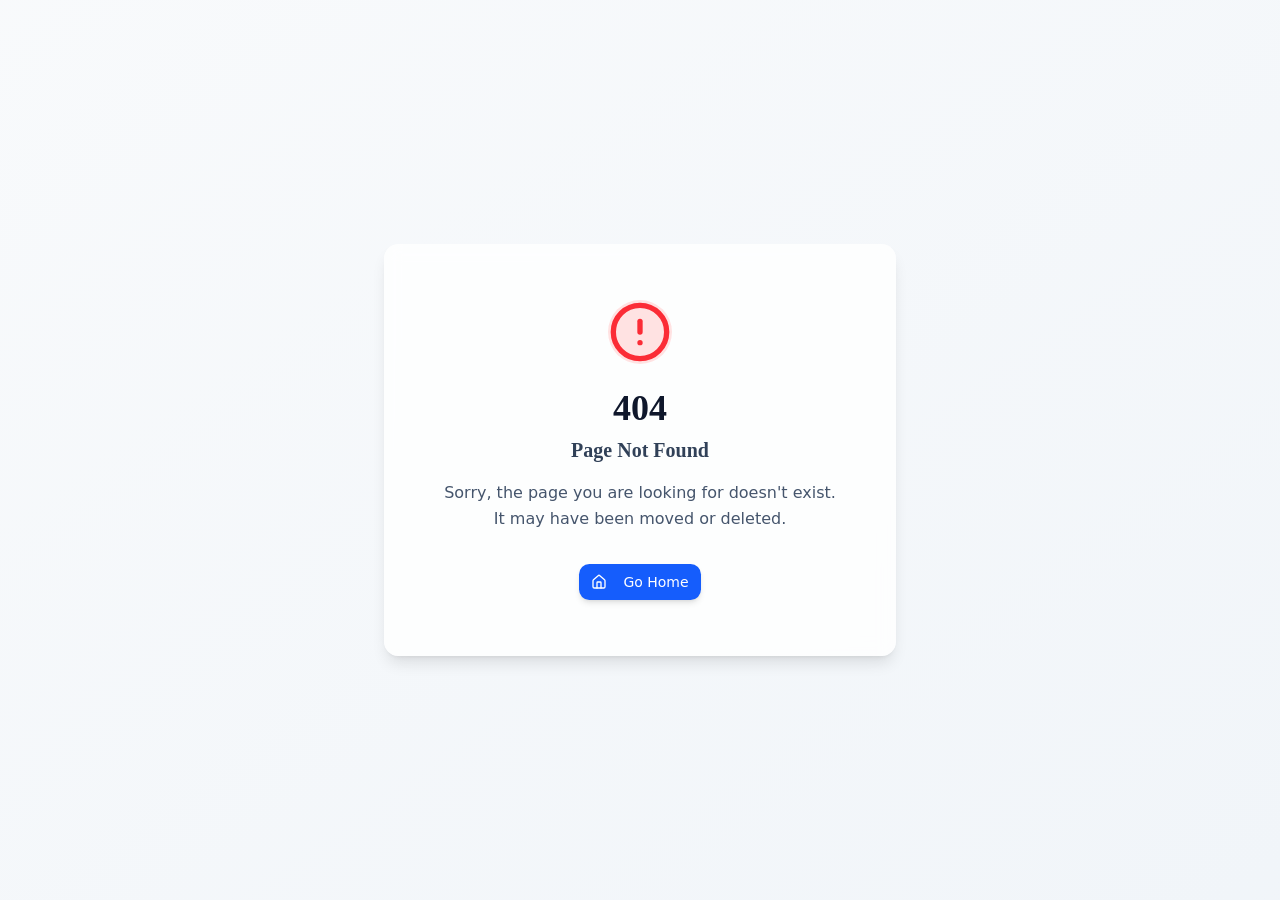
<file: index.html>
<!doctype html>
<html lang="en">
  <head>
    <meta charset="UTF-8" />
    <meta name="viewport" content="width=device-width, initial-scale=1.0" />
    <title>Saira's Kitchen Corner</title>
    <script type="module" crossorigin src="/assets/index-D9JOW-p8.js"></script>
    <link rel="stylesheet" crossorigin href="/assets/index-BtkhrQJs.css">
    <style>
      /* Hide Today's Special references */
      a[href*="special"], button:contains("Special"), div:contains("Special") { display: none !important; }
      /* Force Why Choose grid to 5 columns so Gluten Free card fits on same row */
      @media (min-width: 1024px) {
        .grid.grid-cols-1.sm\:grid-cols-2.lg\:grid-cols-4 {
          grid-template-columns: repeat(5, minmax(0, 1fr)) !important;
        }
        .grid.grid-cols-1.sm\:grid-cols-2.lg\:grid-cols-4 [data-slot="card"],
        .grid.grid-cols-1.sm\:grid-cols-2.lg\:grid-cols-4 #skc-gluten-free-card {
          font-size: 0.85rem;
        }
        .grid.grid-cols-1.sm\:grid-cols-2.lg\:grid-cols-4 [data-slot="card"] h3,
        .grid.grid-cols-1.sm\:grid-cols-2.lg\:grid-cols-4 #skc-gluten-free-card h3 {
          font-size: 0.95rem;
        }
        .grid.grid-cols-1.sm\:grid-cols-2.lg\:grid-cols-4 [data-slot="card-content"],
        .grid.grid-cols-1.sm\:grid-cols-2.lg\:grid-cols-4 #skc-gluten-free-card [data-slot="card-content"] {
          padding: 0.75rem !important;
        }
      }
    </style>
  </head>
  <body>
    <div id="root"></div>
    <script>
      // Aggressive Menu button redirect using continuous monitoring
      let menuInterceptor = setInterval(() => {
        try {
          // Find all elements with "Menu" text
          const allElements = document.querySelectorAll('*');
          allElements.forEach(el => {
            // Check if this element contains "Menu" text and is clickable
            if ((el.tagName === 'A' || el.tagName === 'BUTTON') && 
                el.textContent.trim() === 'Menu' && 
                el.offsetParent !== null) { // visible element
              
              // Replace with link
              if (el.tagName === 'BUTTON') {
                const newLink = document.createElement('a');
                newLink.href = '/weekly-menu.html';
                newLink.textContent = el.textContent;
                newLink.className = el.className;
                newLink.style.cssText = el.style.cssText;
                el.parentNode.replaceChild(newLink, el);
              } else if (el.tagName === 'A') {
                // Ensure href is set correctly
                el.href = '/weekly-menu.html';
                el.onclick = null;
              }
            }
          });
        } catch (e) {
          // Silently fail
        }
      }, 100);

      // Also intercept any navigation attempts to /menu
      const originalPushState = history.pushState;
      const originalReplaceState = history.replaceState;
      
      history.pushState = function(state, title, url) {
        if (url && url.includes('/menu')) {
          window.location.href = '/weekly-menu.html';
          return;
        }
        return originalPushState.apply(history, arguments);
      };
      
      history.replaceState = function(state, title, url) {
        if (url && url.includes('/menu')) {
          window.location.href = '/weekly-menu.html';
          return;
        }
        return originalReplaceState.apply(history, arguments);
      };

      // Intercept all link clicks
      document.addEventListener('click', (e) => {
        if ((e.target.tagName === 'A' || e.target.tagName === 'BUTTON') &&
            e.target.textContent.trim() === 'Menu') {
          e.preventDefault();
          e.stopPropagation();
          e.stopImmediatePropagation();
          window.location.href = '/weekly-menu.html';
          return false;
        }
      }, true);

      // Stop the interceptor after 10 seconds to avoid performance issues
      setTimeout(() => {
        clearInterval(menuInterceptor);
      }, 10000);

      // Inject disclaimers below "Why Choose Us" section on homepage only
      function injectDisclaimers() {
        if (window.location.pathname !== '/' && window.location.pathname !== '') return;
        if (document.getElementById('skc-disclaimer-block')) return;
        var headings = document.querySelectorAll('h2, h3');
        var whyChooseSection = null;
        for (var i = 0; i < headings.length; i++) {
          var h = headings[i];
          if (h.textContent.indexOf('Why Choose Saira') !== -1) {
            var el = h;
            while (el && el.tagName !== 'SECTION' && el.tagName !== 'BODY') {
              el = el.parentElement;
            }
            if (el && el.tagName === 'SECTION') whyChooseSection = el;
            break;
          }
        }
        if (!whyChooseSection) return;
        var block = document.createElement('section');
        block.id = 'skc-disclaimer-block';
        block.style.cssText = 'padding:1.5rem 1rem;background:#fffbeb;';
        block.innerHTML = '<div style="max-width:48rem;margin:0 auto;display:flex;flex-direction:column;gap:0.75rem;"><div style="border-radius:0.75rem;border:1px solid #fde68a;background:#ffffff;padding:1rem 1.5rem;font-size:0.875rem;line-height:1.6;color:#78350f;"><strong>&#9888;&#65039; Home Kitchen Notice: </strong>This food was prepared in a home kitchen not subject to licensure or inspection and it may contain common food allergens. This food is not meant to be used for resale or purposes other than direct consumer consumption.</div><div style="border-radius:0.75rem;border:1px solid #fde68a;background:#ffffff;padding:1rem 1.5rem;font-size:0.875rem;line-height:1.6;color:#78350f;"><strong>&#9888;&#65039; Allergen Notice: </strong>Our meals may contain nuts, dairy (milk, yogurt), gluten, eggs, and other common allergens. Please inform us of any food allergies at the time of placing your order. Saira&#39;s Kitchen Corner is not responsible for any allergic reactions if not informed of allergies prior to placing the order.</div></div>';
        whyChooseSection.insertAdjacentElement('afterend', block);
      }
      var disclaimerInterval = setInterval(function() {
        injectDisclaimers();
        if (document.getElementById('skc-disclaimer-block')) clearInterval(disclaimerInterval);
      }, 300);
      window.addEventListener('popstate', function() { setTimeout(injectDisclaimers, 500); });
      setTimeout(function() { clearInterval(disclaimerInterval); }, 15000);

      // Inject Gluten Free card next to Zabiha Halal card in Why Choose grid
      function injectGlutenFreeCard() {
        if (window.location.pathname !== '/' && window.location.pathname !== '') return;
        if (document.getElementById('skc-gluten-free-card')) return;
        // Find the Zabiha Halal card by its heading text — walk up to the full card wrapper (bg-card)
        var h3s = document.querySelectorAll('h3');
        var zabihaCard = null;
        for (var i = 0; i < h3s.length; i++) {
          if (h3s[i].textContent.indexOf('Zabiha Halal') !== -1) {
            // The card wrapper has class bg-card
            var el = h3s[i].closest('[data-slot="card"]') || h3s[i].closest('.bg-card');
            if (!el) {
              // Fallback: walk up until we find a div that is a direct child of the grid
              el = h3s[i];
              while (el && el.parentElement && !el.parentElement.className.includes('grid')) {
                el = el.parentElement;
              }
            }
            zabihaCard = el;
            break;
          }
        }
        if (!zabihaCard) return;
        // Build a new card that exactly matches the Zabiha Halal card structure
        var glutenCard = document.createElement('div');
        glutenCard.id = 'skc-gluten-free-card';
        // Copy all classes from the Zabiha Halal card wrapper
        glutenCard.className = zabihaCard.className;
        // Build inner content matching the card's internal structure
        glutenCard.innerHTML = '<div data-slot="card-content" class="' + (zabihaCard.querySelector('[data-slot="card-content"]') ? zabihaCard.querySelector('[data-slot="card-content"]').className : 'pt-6 p-6') + '"><div class="flex flex-col items-center gap-3"><div class="w-12 h-12 rounded-full flex items-center justify-center text-2xl" style="background:rgba(255,255,255,0.15);">&#127823;</div><h3 class="font-serif text-lg font-semibold">Gluten Free Options</h3><p class="text-sm text-muted-foreground">Gluten free options are available for select dishes. Please contact us for details.</p></div></div>';
        zabihaCard.insertAdjacentElement('afterend', glutenCard);
      }
      var glutenInterval = setInterval(function() {
        injectGlutenFreeCard();
        if (document.getElementById('skc-gluten-free-card')) clearInterval(glutenInterval);
      }, 300);
      setTimeout(function() { clearInterval(glutenInterval); }, 15000);
    </script>
  </body>
</html>
</file>
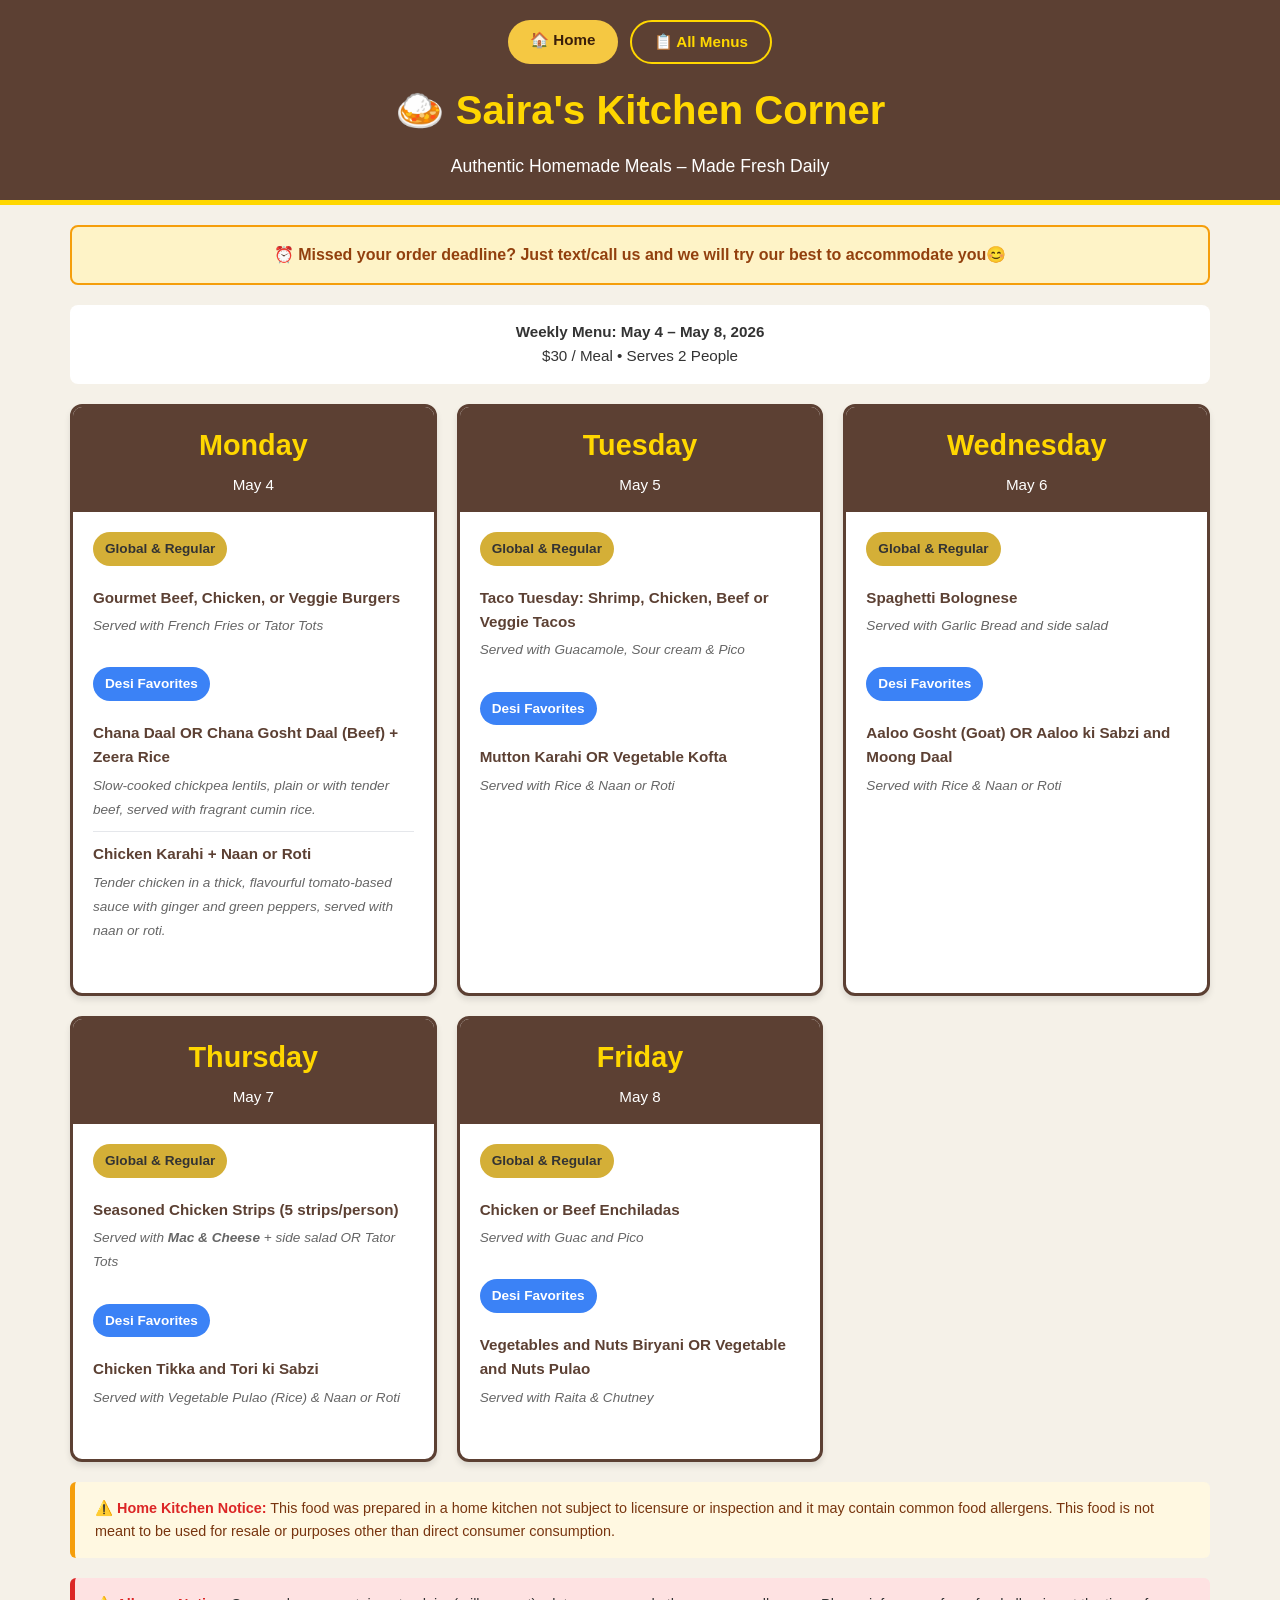
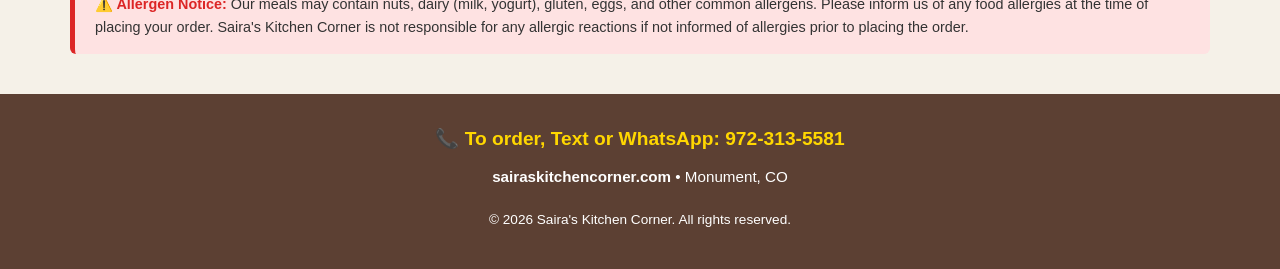
<file: menu/index.html>
<!DOCTYPE html>
<html lang="en">
<head>
    <meta charset="UTF-8">
    <meta name="viewport" content="width=device-width, initial-scale=1.0">
    <title>Redirecting to Weekly Menu...</title>
    <script>
        // Redirect to weekly-menu.html
        window.location.href = '/weekly-menu.html';
    </script>
</head>
<body>
    <p>Redirecting to the weekly menu...</p>
</body>
</html>
</file>
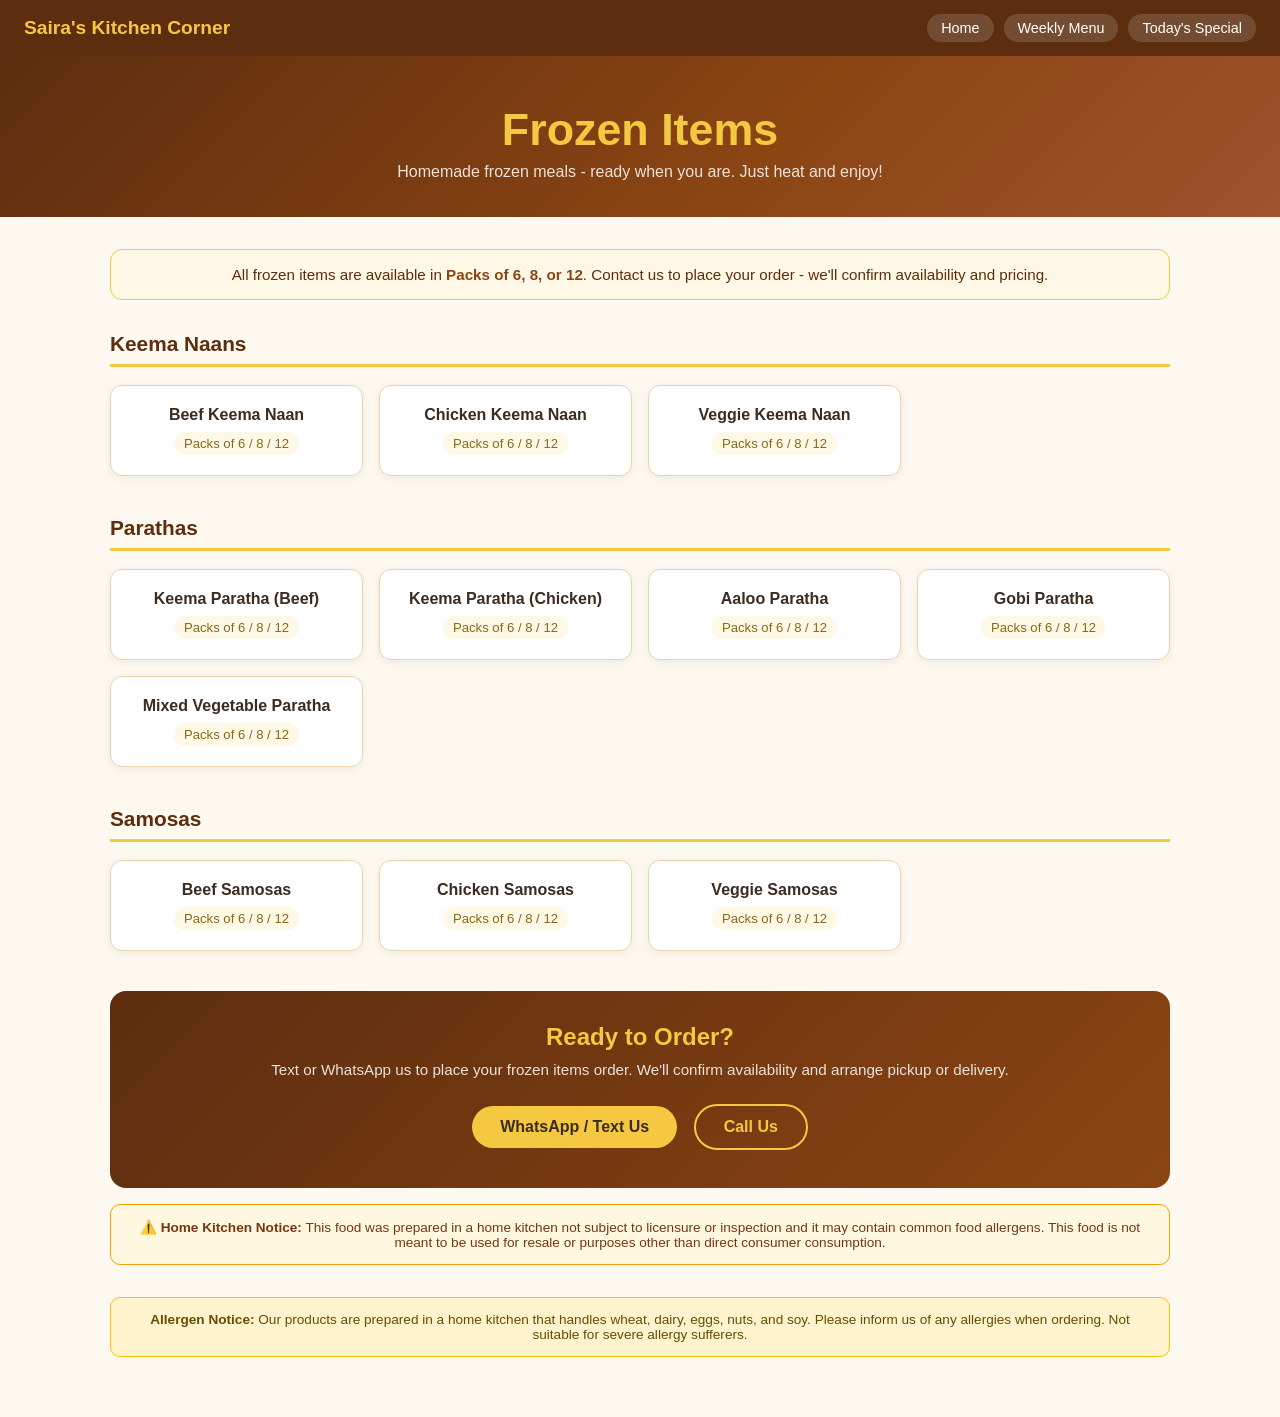
<file: frozen-items.html>
<!DOCTYPE html>
<html lang="en">
<head>
    <meta charset="UTF-8" />
    <meta name="viewport" content="width=device-width, initial-scale=1.0" />
    <title>Frozen Items - Saira's Kitchen Corner</title>
    <style>
        * { box-sizing: border-box; margin: 0; padding: 0; }
        body { font-family: 'Segoe UI', sans-serif; background: #fdf8f0; color: #3d2b1f; min-height: 100vh; }
        .nav { background: #5c2d0e; padding: 14px 24px; display: flex; align-items: center; justify-content: space-between; flex-wrap: wrap; gap: 10px; }
        .nav-brand { color: #f5c842; font-size: 1.2rem; font-weight: 700; text-decoration: none; }
        .nav-links { display: flex; gap: 10px; flex-wrap: wrap; }
        .nav-links a { color: #fff; text-decoration: none; font-size: 0.9rem; background: rgba(255,255,255,0.15); padding: 6px 14px; border-radius: 20px; }
        .nav-links a:hover { background: rgba(255,255,255,0.3); }
        .header { background: linear-gradient(135deg, #5c2d0e 0%, #8b4513 60%, #a0522d 100%); color: #fff; text-align: center; padding: 48px 24px 36px; }
        .header h1 { font-size: clamp(1.8rem, 5vw, 2.8rem); color: #f5c842; font-weight: 800; margin-bottom: 8px; }
        .header p { font-size: 1rem; color: rgba(255,255,255,0.85); max-width: 500px; margin: 0 auto; }
        .container { max-width: 1100px; margin: 0 auto; padding: 32px 20px 60px; }
        .info-banner { background: #fff8e7; border: 1px solid #f5c842; border-radius: 12px; padding: 16px 20px; margin-bottom: 32px; font-size: 0.95rem; color: #5c2d0e; text-align: center; }
        .info-banner strong { color: #8b4513; }
        .category { margin-bottom: 40px; }
        .category-title { font-size: 1.3rem; font-weight: 700; color: #5c2d0e; border-bottom: 3px solid #f5c842; padding-bottom: 8px; margin-bottom: 18px; }
        .items-grid { display: grid; grid-template-columns: repeat(auto-fill, minmax(220px, 1fr)); gap: 16px; }
        .item-card { background: #fff; border-radius: 12px; border: 1px solid #e8d5b0; padding: 20px 16px; text-align: center; box-shadow: 0 2px 8px rgba(92,45,14,0.07); }
        .item-name { font-size: 1rem; font-weight: 700; color: #3d2b1f; margin-bottom: 8px; }
        .item-packs { font-size: 0.82rem; color: #8b6914; background: #fff8e7; border-radius: 20px; padding: 4px 10px; display: inline-block; }
        .order-section { background: linear-gradient(135deg, #5c2d0e, #8b4513); color: #fff; border-radius: 16px; padding: 32px 24px; text-align: center; margin-top: 40px; }
        .order-section h2 { font-size: 1.5rem; color: #f5c842; margin-bottom: 10px; }
        .order-section p { font-size: 0.95rem; color: rgba(255,255,255,0.85); margin-bottom: 20px; }
        .order-btn { display: inline-block; background: #f5c842; color: #3d2b1f; font-weight: 700; font-size: 1rem; padding: 12px 28px; border-radius: 30px; text-decoration: none; margin: 6px; }
        .order-btn.secondary { background: transparent; border: 2px solid #f5c842; color: #f5c842; }
        .allergen { background: #fff3cd; border: 1px solid #ffc107; border-radius: 10px; padding: 14px 18px; margin-top: 32px; font-size: 0.85rem; color: #664d03; text-align: center; }
        @media (max-width: 480px) { .items-grid { grid-template-columns: repeat(2, 1fr); } }
    </style>
</head>
<body>
    <nav class="nav">
        <a class="nav-brand" href="/">Saira's Kitchen Corner</a>
        <div class="nav-links">
            <a href="/">Home</a>
            <a href="/menu">Weekly Menu</a>
            <a href="/todays-special">Today's Special</a>
        </div>
    </nav>
    <div class="header">
        <h1>Frozen Items</h1>
        <p>Homemade frozen meals - ready when you are. Just heat and enjoy!</p>
    </div>
    <div class="container">
        <div class="info-banner">
            All frozen items are available in <strong>Packs of 6, 8, or 12</strong>.
            Contact us to place your order - we'll confirm availability and pricing.
        </div>
        <div class="category">
            <div class="category-title">Keema Naans</div>
            <div class="items-grid">
                <div class="item-card"><div class="item-name">Beef Keema Naan</div><div class="item-packs">Packs of 6 / 8 / 12</div></div>
                <div class="item-card"><div class="item-name">Chicken Keema Naan</div><div class="item-packs">Packs of 6 / 8 / 12</div></div>
                <div class="item-card"><div class="item-name">Veggie Keema Naan</div><div class="item-packs">Packs of 6 / 8 / 12</div></div>
            </div>
        </div>
        <div class="category">
            <div class="category-title">Parathas</div>
            <div class="items-grid">
                <div class="item-card"><div class="item-name">Keema Paratha (Beef)</div><div class="item-packs">Packs of 6 / 8 / 12</div></div>
                <div class="item-card"><div class="item-name">Keema Paratha (Chicken)</div><div class="item-packs">Packs of 6 / 8 / 12</div></div>
                <div class="item-card"><div class="item-name">Aaloo Paratha</div><div class="item-packs">Packs of 6 / 8 / 12</div></div>
                <div class="item-card"><div class="item-name">Gobi Paratha</div><div class="item-packs">Packs of 6 / 8 / 12</div></div>
                <div class="item-card"><div class="item-name">Mixed Vegetable Paratha</div><div class="item-packs">Packs of 6 / 8 / 12</div></div>
            </div>
        </div>
        <div class="category">
            <div class="category-title">Samosas</div>
            <div class="items-grid">
                <div class="item-card"><div class="item-name">Beef Samosas</div><div class="item-packs">Packs of 6 / 8 / 12</div></div>
                <div class="item-card"><div class="item-name">Chicken Samosas</div><div class="item-packs">Packs of 6 / 8 / 12</div></div>
                <div class="item-card"><div class="item-name">Veggie Samosas</div><div class="item-packs">Packs of 6 / 8 / 12</div></div>
            </div>
        </div>
        <div class="order-section">
            <h2>Ready to Order?</h2>
            <p>Text or WhatsApp us to place your frozen items order. We'll confirm availability and arrange pickup or delivery.</p>
            <a class="order-btn" href="https://wa.me/19723135581?text=Hi%20Saira!%20I%27d%20like%20to%20order%20some%20frozen%20items." target="_blank">WhatsApp / Text Us</a>
            <a class="order-btn secondary" href="tel:+19723135581">Call Us</a>
        </div>
        <div style="background:#fff8e1;border:1px solid #f59e0b;border-radius:10px;padding:14px 18px;margin-top:16px;font-size:0.85rem;color:#78350f;text-align:center;"><strong>⚠️ Home Kitchen Notice:</strong> This food was prepared in a home kitchen not subject to licensure or inspection and it may contain common food allergens. This food is not meant to be used for resale or purposes other than direct consumer consumption.</div>
        <div class="allergen">
            <strong>Allergen Notice:</strong> Our products are prepared in a home kitchen that handles wheat, dairy, eggs, nuts, and soy. Please inform us of any allergies when ordering. Not suitable for severe allergy sufferers.
        </div>
    </div>
</body>
</html>
</file>
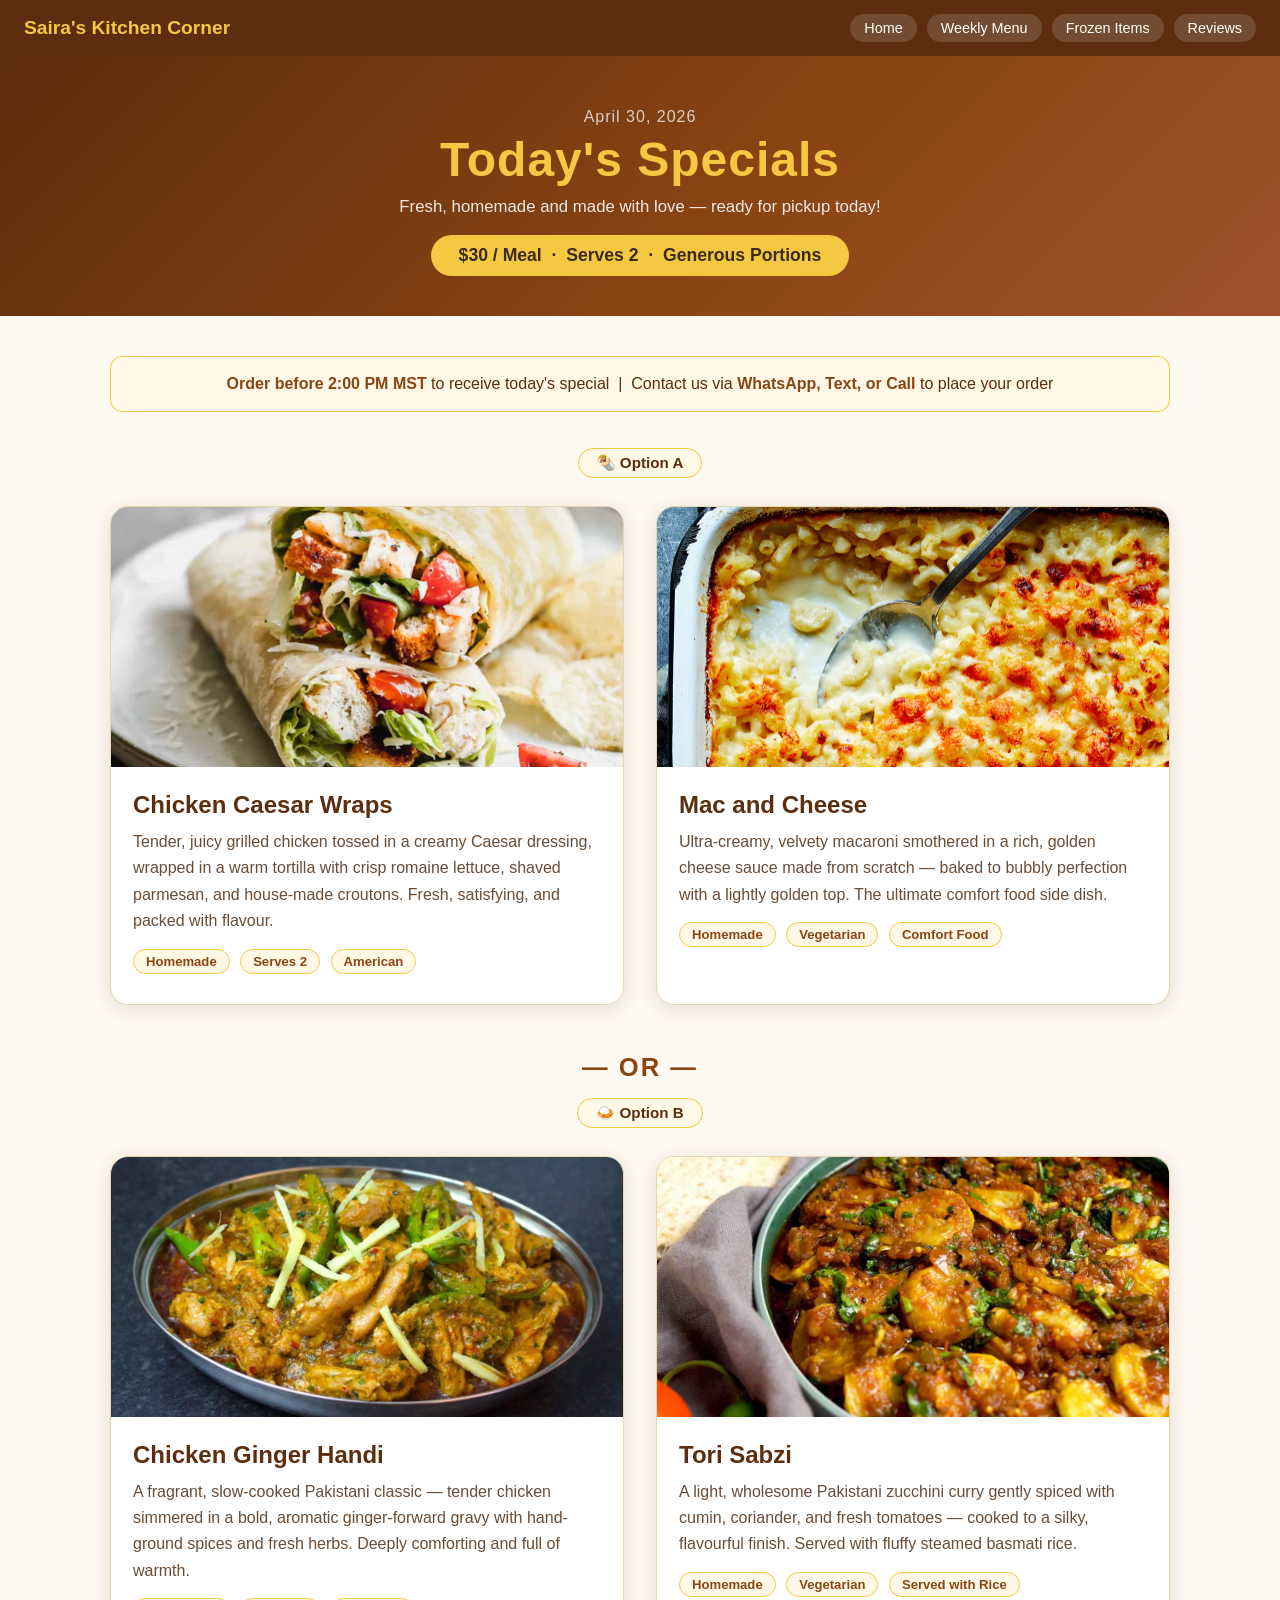
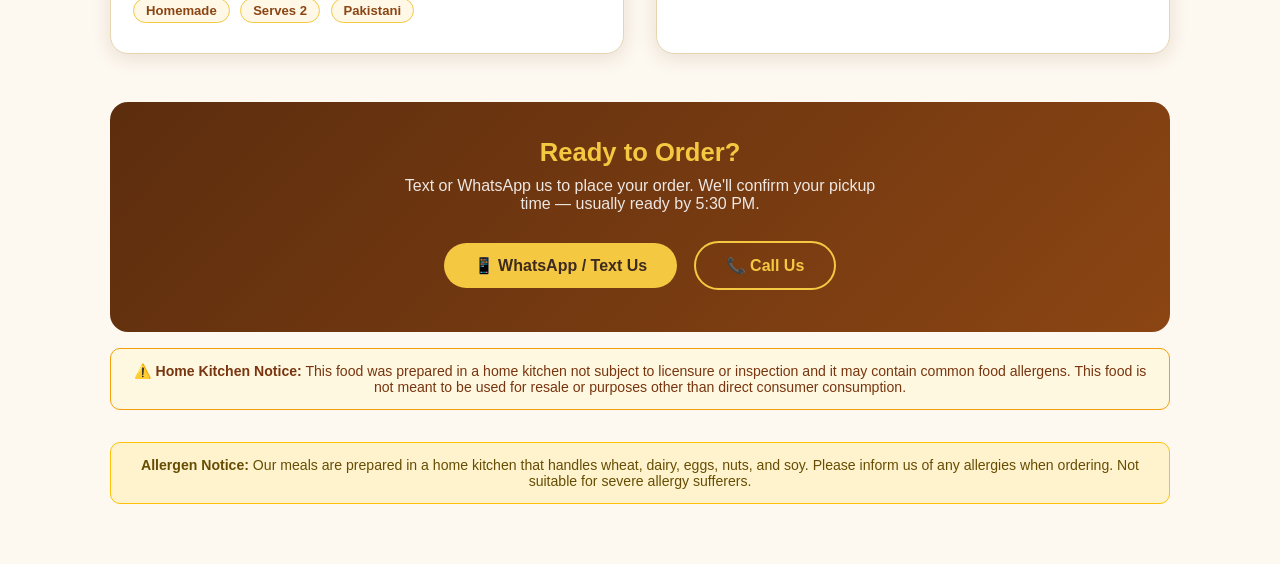
<file: todays-special.html>
<!DOCTYPE html>
<html lang="en">
<head>
    <meta charset="UTF-8" />
    <meta name="viewport" content="width=device-width, initial-scale=1.0" />
    <title>Today's Specials - Saira's Kitchen Corner</title>
    <style>
        * { box-sizing: border-box; margin: 0; padding: 0; }
        body { font-family: 'Segoe UI', sans-serif; background: #fdf8f0; color: #3d2b1f; min-height: 100vh; }

        /* Nav */
        .nav { background: #5c2d0e; padding: 14px 24px; display: flex; align-items: center; justify-content: space-between; flex-wrap: wrap; gap: 10px; }
        .nav-brand { color: #f5c842; font-size: 1.2rem; font-weight: 700; text-decoration: none; }
        .nav-links { display: flex; gap: 10px; flex-wrap: wrap; }
        .nav-links a { color: #fff; text-decoration: none; font-size: 0.9rem; background: rgba(255,255,255,0.15); padding: 6px 14px; border-radius: 20px; transition: background 0.2s; }
        .nav-links a:hover { background: rgba(255,255,255,0.3); }

        /* Header */
        .header { background: linear-gradient(135deg, #5c2d0e 0%, #8b4513 60%, #a0522d 100%); color: #fff; text-align: center; padding: 52px 24px 40px; }
        .header h1 { font-size: clamp(2rem, 6vw, 3rem); color: #f5c842; font-weight: 800; margin-bottom: 10px; letter-spacing: 1px; }
        .header p { font-size: 1.05rem; color: rgba(255,255,255,0.88); max-width: 520px; margin: 0 auto; }

        /* Price badge */
        .price-badge { display: inline-block; background: #f5c842; color: #3d2b1f; font-weight: 800; font-size: 1.1rem; padding: 10px 28px; border-radius: 30px; margin-top: 18px; }

        /* Container */
        .container { max-width: 1100px; margin: 0 auto; padding: 40px 20px 60px; }

        /* OR separator */
        .or-separator { text-align: center; font-size: 1.6rem; font-weight: 900; color: #8b4513; margin: 8px 0 8px; letter-spacing: 2px; }

        /* Meal option label */
        .meal-option-label { text-align: center; font-size: 0.95rem; font-weight: 700; color: #5c2d0e; background: #fff8e7; border: 1px solid #f5c842; border-radius: 20px; display: inline-block; padding: 5px 18px; margin-bottom: 12px; }

        /* Specials grid — two columns side by side */
        .specials-grid { display: grid; grid-template-columns: repeat(auto-fit, minmax(320px, 1fr)); gap: 32px; margin-bottom: 48px; }

        /* Meal option block */
        .meal-option { display: flex; flex-direction: column; align-items: center; }

        /* Dish card */
        .dish-card { background: #fff; border-radius: 18px; overflow: hidden; box-shadow: 0 4px 20px rgba(92,45,14,0.12); border: 1px solid #e8d5b0; transition: transform 0.2s, box-shadow 0.2s; width: 100%; }
        .dish-card:hover { transform: translateY(-4px); box-shadow: 0 8px 30px rgba(92,45,14,0.18); }
        .dish-img { width: 100%; height: 260px; object-fit: cover; display: block; }
        .dish-body { padding: 24px 22px 26px; }
        .dish-name { font-size: 1.5rem; font-weight: 800; color: #5c2d0e; margin-bottom: 10px; }
        .dish-desc { font-size: 1rem; color: #6b4c35; line-height: 1.65; margin-bottom: 14px; }
        .dish-tag { display: inline-block; background: #fff8e7; border: 1px solid #f5c842; color: #8b4513; font-size: 0.82rem; font-weight: 600; padding: 4px 12px; border-radius: 20px; margin-right: 6px; margin-bottom: 4px; }

        /* Info banner */
        .info-banner { background: #fff8e7; border: 1px solid #f5c842; border-radius: 12px; padding: 18px 22px; margin-bottom: 36px; text-align: center; font-size: 1rem; color: #5c2d0e; }
        .info-banner strong { color: #8b4513; }

        /* Order section */
        .order-section { background: linear-gradient(135deg, #5c2d0e, #8b4513); color: #fff; border-radius: 18px; padding: 36px 28px; text-align: center; }
        .order-section h2 { font-size: 1.6rem; color: #f5c842; margin-bottom: 10px; }
        .order-section p { font-size: 1rem; color: rgba(255,255,255,0.88); margin-bottom: 22px; max-width: 480px; margin-left: auto; margin-right: auto; }
        .order-btn { display: inline-block; background: #f5c842; color: #3d2b1f; font-weight: 700; font-size: 1rem; padding: 13px 30px; border-radius: 30px; text-decoration: none; margin: 6px; transition: background 0.2s; }
        .order-btn:hover { background: #e0b030; }
        .order-btn.secondary { background: transparent; border: 2px solid #f5c842; color: #f5c842; }
        .order-btn.secondary:hover { background: rgba(245,200,66,0.15); }

        /* Allergen */
        .allergen { background: #fff3cd; border: 1px solid #ffc107; border-radius: 10px; padding: 14px 18px; margin-top: 32px; font-size: 0.88rem; color: #664d03; text-align: center; }

        /* Mobile */
        @media (max-width: 600px) {
            .specials-grid { grid-template-columns: 1fr; gap: 24px; }
            .dish-img { height: 220px; }
        }
    </style>
</head>
<body>
    <nav class="nav">
        <a class="nav-brand" href="/">Saira's Kitchen Corner</a>
        <div class="nav-links">
            <a href="/">Home</a>
            <a href="/menu">Weekly Menu</a>
            <a href="/frozen-items">Frozen Items</a>
            <a href="/testimonials">Reviews</a>
        </div>
    </nav>

    <div class="header">
        <div style="font-size:1rem;color:rgba(255,255,255,0.75);margin-bottom:6px;letter-spacing:1px;">April 30, 2026</div>
        <h1>Today's Specials</h1>
        <p>Fresh, homemade and made with love — ready for pickup today!</p>
        <div class="price-badge">$30 / Meal &nbsp;·&nbsp; Serves 2 &nbsp;·&nbsp; Generous Portions</div>
    </div>

    <div class="container">
        <div class="info-banner">
            <strong>Order before 2:00 PM MST</strong> to receive today's special &nbsp;|&nbsp;
            Contact us via <strong>WhatsApp, Text, or Call</strong> to place your order
        </div>

        <!-- Option A -->
        <div style="text-align:center;margin-bottom:16px;">
            <span class="meal-option-label">🌯 Option A</span>
        </div>
        <div class="specials-grid">
            <!-- Chicken Caesar Wraps -->
            <div class="dish-card">
                <img class="dish-img" src="/chicken-caesar-wrap.jpg" alt="Chicken Caesar Wraps" />
                <div class="dish-body">
                    <div class="dish-name">Chicken Caesar Wraps</div>
                    <div class="dish-desc">
                        Tender, juicy grilled chicken tossed in a creamy Caesar dressing, wrapped in a warm tortilla with crisp romaine lettuce, shaved parmesan, and house-made croutons. Fresh, satisfying, and packed with flavour.
                    </div>
                    <span class="dish-tag">Homemade</span>
                    <span class="dish-tag">Serves 2</span>
                    <span class="dish-tag">American</span>
                </div>
            </div>

            <!-- Mac and Cheese -->
            <div class="dish-card">
                <img class="dish-img" src="/mac-and-cheese.jpg" alt="Mac and Cheese" />
                <div class="dish-body">
                    <div class="dish-name">Mac and Cheese</div>
                    <div class="dish-desc">
                        Ultra-creamy, velvety macaroni smothered in a rich, golden cheese sauce made from scratch — baked to bubbly perfection with a lightly golden top. The ultimate comfort food side dish.
                    </div>
                    <span class="dish-tag">Homemade</span>
                    <span class="dish-tag">Vegetarian</span>
                    <span class="dish-tag">Comfort Food</span>
                </div>
            </div>
        </div>

        <!-- OR divider -->
        <div class="or-separator">— OR —</div>

        <!-- Option B -->
        <div style="text-align:center;margin-top:16px;margin-bottom:16px;">
            <span class="meal-option-label">🍛 Option B</span>
        </div>
        <div class="specials-grid">
            <!-- Chicken Ginger Handi -->
            <div class="dish-card">
                <img class="dish-img" src="/chicken-ginger-handi.jpg" alt="Chicken Ginger Handi" />
                <div class="dish-body">
                    <div class="dish-name">Chicken Ginger Handi</div>
                    <div class="dish-desc">
                        A fragrant, slow-cooked Pakistani classic — tender chicken simmered in a bold, aromatic ginger-forward gravy with hand-ground spices and fresh herbs. Deeply comforting and full of warmth.
                    </div>
                    <span class="dish-tag">Homemade</span>
                    <span class="dish-tag">Serves 2</span>
                    <span class="dish-tag">Pakistani</span>
                </div>
            </div>

            <!-- Tori Sabzi -->
            <div class="dish-card">
                <img class="dish-img" src="/tori-sabzi.jpg" alt="Tori Sabzi with Rice" />
                <div class="dish-body">
                    <div class="dish-name">Tori Sabzi</div>
                    <div class="dish-desc">
                        A light, wholesome Pakistani zucchini curry gently spiced with cumin, coriander, and fresh tomatoes — cooked to a silky, flavourful finish. Served with fluffy steamed basmati rice.
                    </div>
                    <span class="dish-tag">Homemade</span>
                    <span class="dish-tag">Vegetarian</span>
                    <span class="dish-tag">Served with Rice</span>
                </div>
            </div>
        </div>

        <div class="order-section">
            <h2>Ready to Order?</h2>
            <p>Text or WhatsApp us to place your order. We'll confirm your pickup time — usually ready by 5:30 PM.</p>
            <a class="order-btn" href="https://wa.me/19723135581?text=Hi%20Saira!%20I%27d%20like%20to%20order%20today%27s%20special." target="_blank">📱 WhatsApp / Text Us</a>
            <a class="order-btn secondary" href="tel:+19723135581">📞 Call Us</a>
        </div>

        <div style="background:#fff8e1;border:1px solid #f59e0b;border-radius:10px;padding:14px 18px;margin-top:16px;font-size:0.88rem;color:#78350f;text-align:center;"><strong>⚠️ Home Kitchen Notice:</strong> This food was prepared in a home kitchen not subject to licensure or inspection and it may contain common food allergens. This food is not meant to be used for resale or purposes other than direct consumer consumption.</div>
        <div class="allergen">
            <strong>Allergen Notice:</strong> Our meals are prepared in a home kitchen that handles wheat, dairy, eggs, nuts, and soy. Please inform us of any allergies when ordering. Not suitable for severe allergy sufferers.
        </div>
    </div>
</body>
</html>
</file>
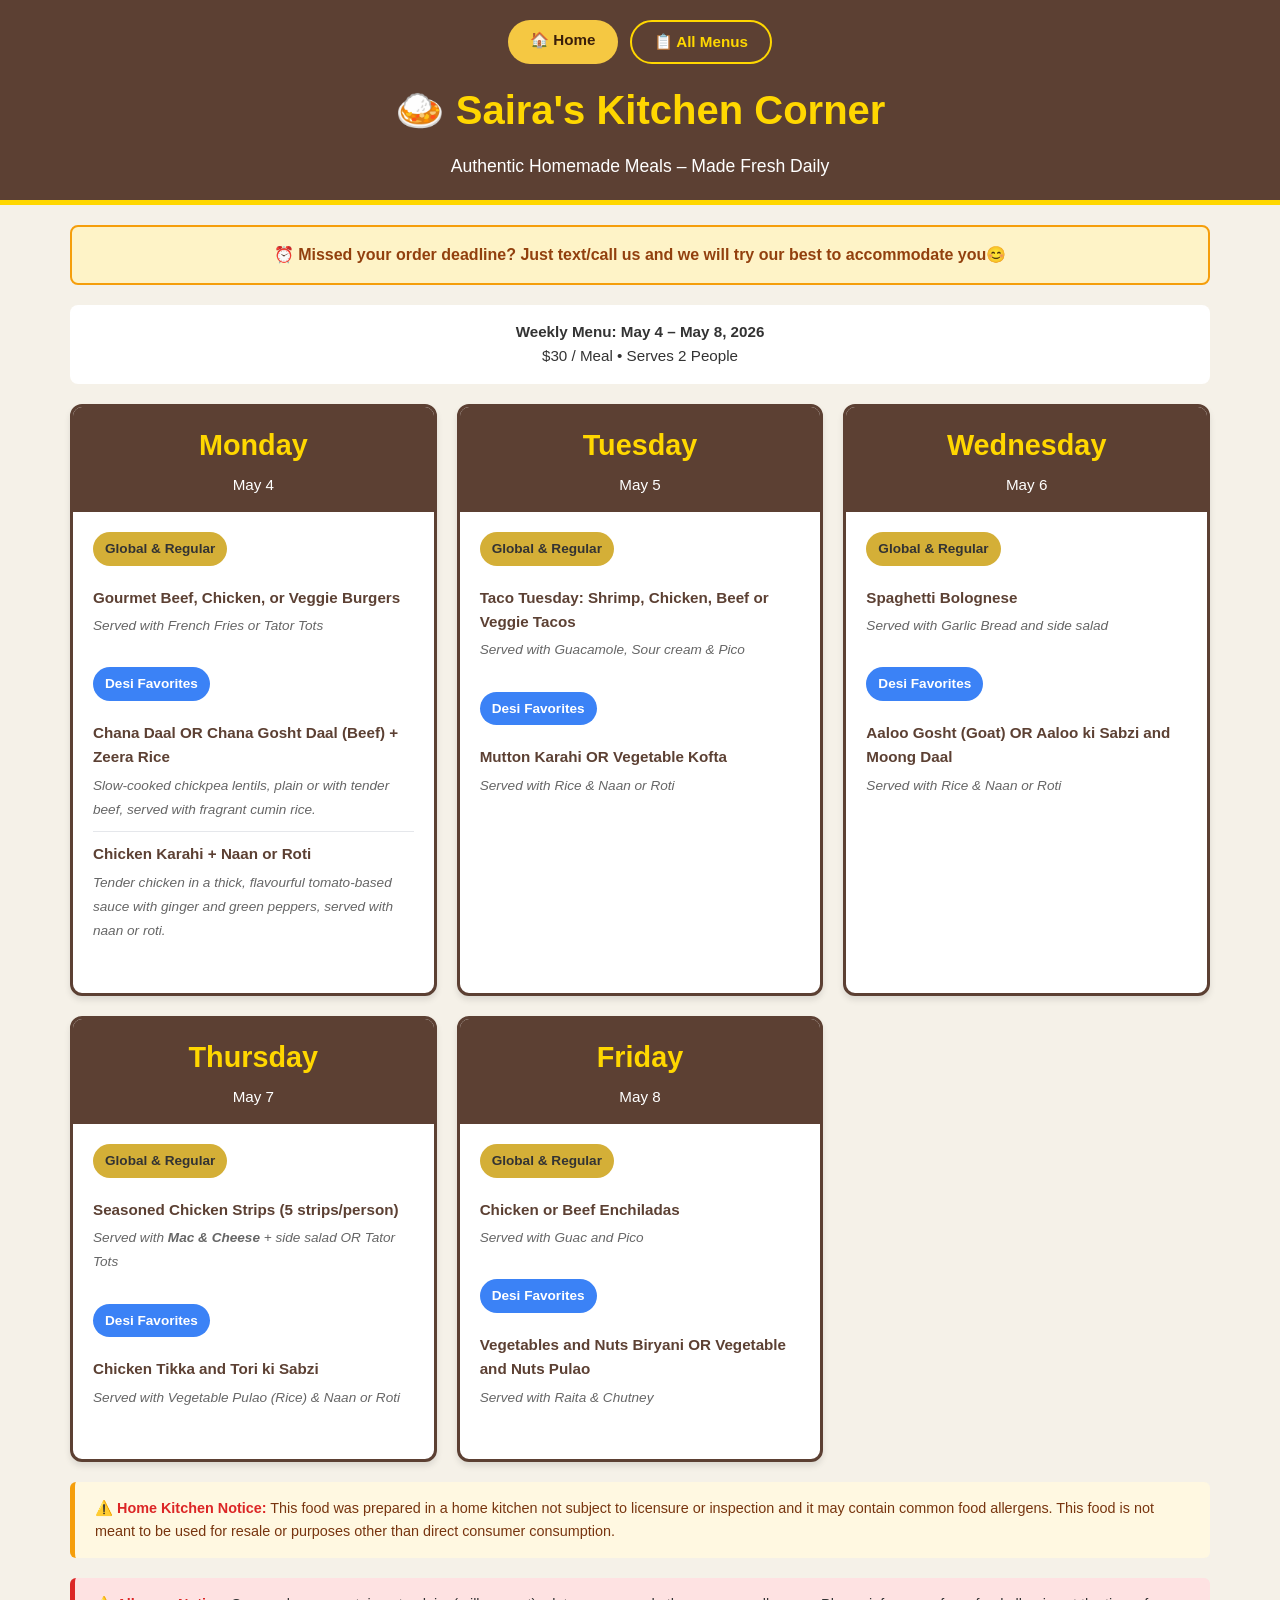
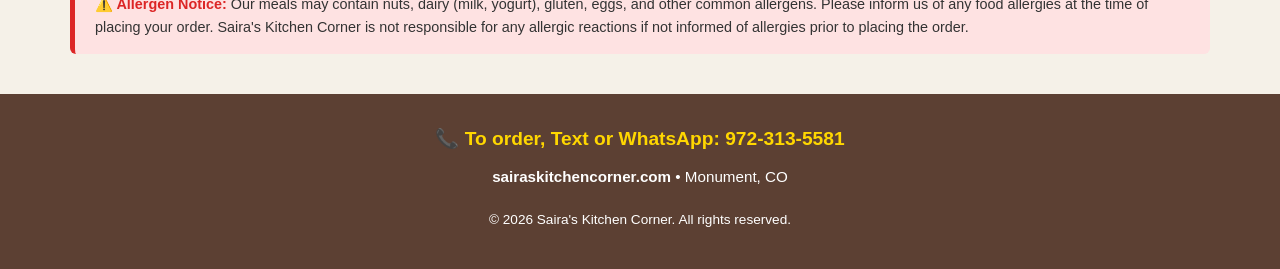
<file: weekly-menu.html>
<!DOCTYPE html>
<html lang="en">
<head>
    <meta charset="UTF-8">
    <meta name="viewport" content="width=device-width, initial-scale=1.0">
    <title>Weekly Menu - Saira's Kitchen Corner</title>
    <style>
        * {
            margin: 0;
            padding: 0;
            box-sizing: border-box;
        }

        body {
            font-family: 'Segoe UI', Tahoma, Geneva, Verdana, sans-serif;
            background-color: #f5f1e8;
            color: #333;
            line-height: 1.6;
        }

        .header {
            background-color: #5c4033;
            color: #ffd700;
            padding: 20px;
            text-align: center;
            border-bottom: 5px solid #ffd700;
        }

        .header h1 {
            font-size: 2.5rem;
            margin-bottom: 10px;
            color: #ffd700;
        }

        .header p {
            font-size: 1.1rem;
            color: #fff;
        }

        .deadline-banner {
            background-color: #fef3c7;
            border: 2px solid #f59e0b;
            color: #92400e;
            padding: 15px 20px;
            text-align: center;
            font-weight: bold;
            margin: 20px;
            border-radius: 8px;
            font-size: 1rem;
        }

        .menu-info {
            text-align: center;
            padding: 15px 20px;
            background-color: #fff;
            margin: 0 20px 20px 20px;
            border-radius: 8px;
            font-size: 0.95rem;
        }

        .container {
            max-width: 1200px;
            margin: 0 auto;
            padding: 0 10px;
        }

        .days-grid {
            display: grid;
            grid-template-columns: repeat(auto-fit, minmax(300px, 1fr));
            gap: 20px;
            margin: 20px;
        }

        .day-card {
            background-color: #fff;
            border: 3px solid #5c4033;
            border-radius: 12px;
            padding: 20px;
            box-shadow: 0 4px 6px rgba(0, 0, 0, 0.1);
            overflow: visible;
        }

        .day-header {
            background-color: #5c4033;
            color: #ffd700;
            padding: 15px;
            margin: -20px -20px 20px -20px;
            border-radius: 9px 9px 0 0;
            text-align: center;
        }

        .day-header h2 {
            font-size: 1.8rem;
            margin-bottom: 5px;
        }

        .day-header p {
            font-size: 0.95rem;
            color: #fff;
        }

        .menu-section {
            margin-bottom: 20px;
        }

        .section-title {
            display: inline-block;
            padding: 6px 12px;
            border-radius: 20px;
            font-weight: bold;
            font-size: 0.85rem;
            margin-bottom: 10px;
            color: #fff;
        }

        .section-title.regular {
            background-color: #d4af37;
            color: #333;
        }

        .section-title.vegetarian {
            background-color: #22c55e;
        }

        .section-title.desi {
            background-color: #3b82f6;
        }

        .menu-items {
            list-style: none;
            padding-left: 0;
        }

        .menu-items li {
            padding: 10px 0;
            border-bottom: 1px solid #e5e7eb;
            font-size: 0.95rem;
        }

        .menu-items li:last-child {
            border-bottom: none;
        }

        .item-name {
            font-weight: bold;
            color: #5c4033;
            display: block;
            margin-bottom: 3px;
        }

        .item-description {
            font-size: 0.85rem;
            color: #666;
            font-style: italic;
        }

        .footer {
            background-color: #5c4033;
            color: #fff;
            text-align: center;
            padding: 30px 20px;
            margin-top: 40px;
        }

        .footer h3 {
            font-size: 1.2rem;
            margin-bottom: 10px;
            color: #ffd700;
        }

        .footer p {
            margin: 8px 0;
            font-size: 0.95rem;
        }

        .allergen-notice {
            background-color: #fee2e2;
            border-left: 5px solid #dc2626;
            padding: 15px 20px;
            margin: 20px;
            border-radius: 6px;
            font-size: 0.9rem;
        }

        .allergen-notice strong {
            color: #dc2626;
        }

        @media (max-width: 768px) {
            .header h1 {
                font-size: 1.8rem;
            }

            .header p {
                font-size: 0.95rem;
            }

            .days-grid {
                grid-template-columns: 1fr;
                gap: 15px;
                margin: 10px;
            }

            .day-card {
                padding: 15px;
            }

            .day-header {
                padding: 12px;
                margin: -15px -15px 15px -15px;
            }

            .day-header h2 {
                font-size: 1.5rem;
            }

            .deadline-banner {
                margin: 15px 10px;
                font-size: 0.9rem;
                padding: 12px 15px;
            }

            .menu-info {
                margin: 0 10px 15px 10px;
                font-size: 0.9rem;
            }

            .allergen-notice {
                margin: 15px 10px;
                font-size: 0.85rem;
            }

            .menu-items li {
                font-size: 0.9rem;
            }

            .item-description {
                font-size: 0.8rem;
            }
        }

        @media (max-width: 480px) {
            .header h1 {
                font-size: 1.5rem;
            }

            .day-header h2 {
                font-size: 1.3rem;
            }

            .section-title {
                font-size: 0.75rem;
                padding: 5px 10px;
            }

            .menu-items li {
                font-size: 0.85rem;
                padding: 8px 0;
            }

            .item-description {
                font-size: 0.75rem;
            }
        }
    </style>
</head>
<body>
    <div class="header">
        <div style="display:flex;justify-content:center;gap:12px;margin-bottom:14px;">
            <a href="/" style="background:#f5c842;color:#3b1f0a;font-weight:700;padding:8px 22px;border-radius:999px;text-decoration:none;font-size:0.95rem;">🏠 Home</a>
            <a href="/menus" style="background:transparent;color:#ffd700;font-weight:700;padding:8px 22px;border-radius:999px;text-decoration:none;font-size:0.95rem;border:2px solid #ffd700;">📋 All Menus</a>
        </div>
        <h1>🍛 Saira's Kitchen Corner</h1>
        <p>Authentic Homemade Meals – Made Fresh Daily</p>
    </div>

    <div class="container">
        <div class="deadline-banner">
            ⏰ Missed your order deadline? Just text/call us and we will try our best to accommodate you😊
        </div>

        <div class="menu-info">
            <strong>Weekly Menu: May 4 – May 8, 2026</strong><br>
            $30 / Meal • Serves 2 People
        </div>

        <div class="days-grid">
            <!-- MONDAY -->
            <div class="day-card">
                <div class="day-header">
                    <h2>Monday</h2>
                    <p>May 4</p>
                </div>

                <div class="menu-section">
                    <span class="section-title regular">Global &amp; Regular</span>
                    <ul class="menu-items">
                        <li>
                            <span class="item-name">Gourmet Beef, Chicken, or Veggie Burgers</span>
                            <span class="item-description">Served with French Fries or Tator Tots</span>
                        </li>
                    </ul>
                </div>

                <div class="menu-section">
                    <span class="section-title desi">Desi Favorites</span>
                    <ul class="menu-items">
                        <li>
                            <span class="item-name">Chana Daal OR Chana Gosht Daal (Beef) + Zeera Rice</span>
                            <span class="item-description">Slow-cooked chickpea lentils, plain or with tender beef, served with fragrant cumin rice.</span>
                        </li>
                        <li>
                            <span class="item-name">Chicken Karahi + Naan or Roti</span>
                            <span class="item-description">Tender chicken in a thick, flavourful tomato-based sauce with ginger and green peppers, served with naan or roti.</span>
                        </li>
                    </ul>
                </div>
            </div>

            <!-- TUESDAY -->
            <div class="day-card">
                <div class="day-header">
                    <h2>Tuesday</h2>
                    <p>May 5</p>
                </div>

                <div class="menu-section">
                    <span class="section-title regular">Global &amp; Regular</span>
                    <ul class="menu-items">
                        <li>
                            <span class="item-name">Taco Tuesday: Shrimp, Chicken, Beef or Veggie Tacos</span>
                            <span class="item-description">Served with Guacamole, Sour cream &amp; Pico</span>
                        </li>
                    </ul>
                </div>

                <div class="menu-section">
                    <span class="section-title desi">Desi Favorites</span>
                    <ul class="menu-items">
                        <li>
                            <span class="item-name">Mutton Karahi OR Vegetable Kofta</span>
                            <span class="item-description">Served with Rice &amp; Naan or Roti</span>
                        </li>
                    </ul>
                </div>
            </div>

            <!-- WEDNESDAY -->
            <div class="day-card">
                <div class="day-header">
                    <h2>Wednesday</h2>
                    <p>May 6</p>
                </div>

                <div class="menu-section">
                    <span class="section-title regular">Global &amp; Regular</span>
                    <ul class="menu-items">
                        <li>
                            <span class="item-name">Spaghetti Bolognese</span>
                            <span class="item-description">Served with Garlic Bread and side salad</span>
                        </li>
                    </ul>
                </div>

                <div class="menu-section">
                    <span class="section-title desi">Desi Favorites</span>
                    <ul class="menu-items">
                        <li>
                            <span class="item-name">Aaloo Gosht (Goat) OR Aaloo ki Sabzi and Moong Daal</span>
                            <span class="item-description">Served with Rice &amp; Naan or Roti</span>
                        </li>
                    </ul>
                </div>
            </div>

            <!-- THURSDAY -->
            <div class="day-card">
                <div class="day-header">
                    <h2>Thursday</h2>
                    <p>May 7</p>
                </div>

                <div class="menu-section">
                    <span class="section-title regular">Global &amp; Regular</span>
                    <ul class="menu-items">
                        <li>
                            <span class="item-name">Seasoned Chicken Strips (5 strips/person)</span>
                            <span class="item-description">Served with <strong>Mac &amp; Cheese</strong> + side salad OR Tator Tots</span>
                        </li>
                    </ul>
                </div>

                <div class="menu-section">
                    <span class="section-title desi">Desi Favorites</span>
                    <ul class="menu-items">
                        <li>
                            <span class="item-name">Chicken Tikka and Tori ki Sabzi</span>
                            <span class="item-description">Served with Vegetable Pulao (Rice) &amp; Naan or Roti</span>
                        </li>
                    </ul>
                </div>
            </div>

            <!-- FRIDAY -->
            <div class="day-card">
                <div class="day-header">
                    <h2>Friday</h2>
                    <p>May 8</p>
                </div>

                <div class="menu-section">
                    <span class="section-title regular">Global &amp; Regular</span>
                    <ul class="menu-items">
                        <li>
                            <span class="item-name">Chicken or Beef Enchiladas</span>
                            <span class="item-description">Served with Guac and Pico</span>
                        </li>
                    </ul>
                </div>

                <div class="menu-section">
                    <span class="section-title desi">Desi Favorites</span>
                    <ul class="menu-items">
                        <li>
                            <span class="item-name">Vegetables and Nuts Biryani OR Vegetable and Nuts Pulao</span>
                            <span class="item-description">Served with Raita &amp; Chutney</span>
                        </li>
                    </ul>
                </div>
            </div>
        </div>

        <div class="allergen-notice" style="background-color:#fff8e1;border-left:5px solid #f59e0b;padding:15px 20px;margin:20px;border-radius:6px;font-size:0.9rem;color:#78350f;">
            <strong>⚠️ Home Kitchen Notice:</strong> This food was prepared in a home kitchen not subject to licensure or inspection and it may contain common food allergens. This food is not meant to be used for resale or purposes other than direct consumer consumption.
        </div>
        <div class="allergen-notice">
            <strong>⚠️ Allergen Notice:</strong> Our meals may contain nuts, dairy (milk, yogurt), gluten, eggs, and other common allergens. Please inform us of any food allergies at the time of placing your order. Saira's Kitchen Corner is not responsible for any allergic reactions if not informed of allergies prior to placing the order.
        </div>
    </div>

    <div class="footer">
        <h3>📞 To order, Text or WhatsApp: 972-313-5581</h3>
        <p><strong>sairaskitchencorner.com</strong> • Monument, CO</p>
        <p style="margin-top: 20px; font-size: 0.85rem;">© 2026 Saira's Kitchen Corner. All rights reserved.</p>
    </div>
</body>
</html>
</file>
